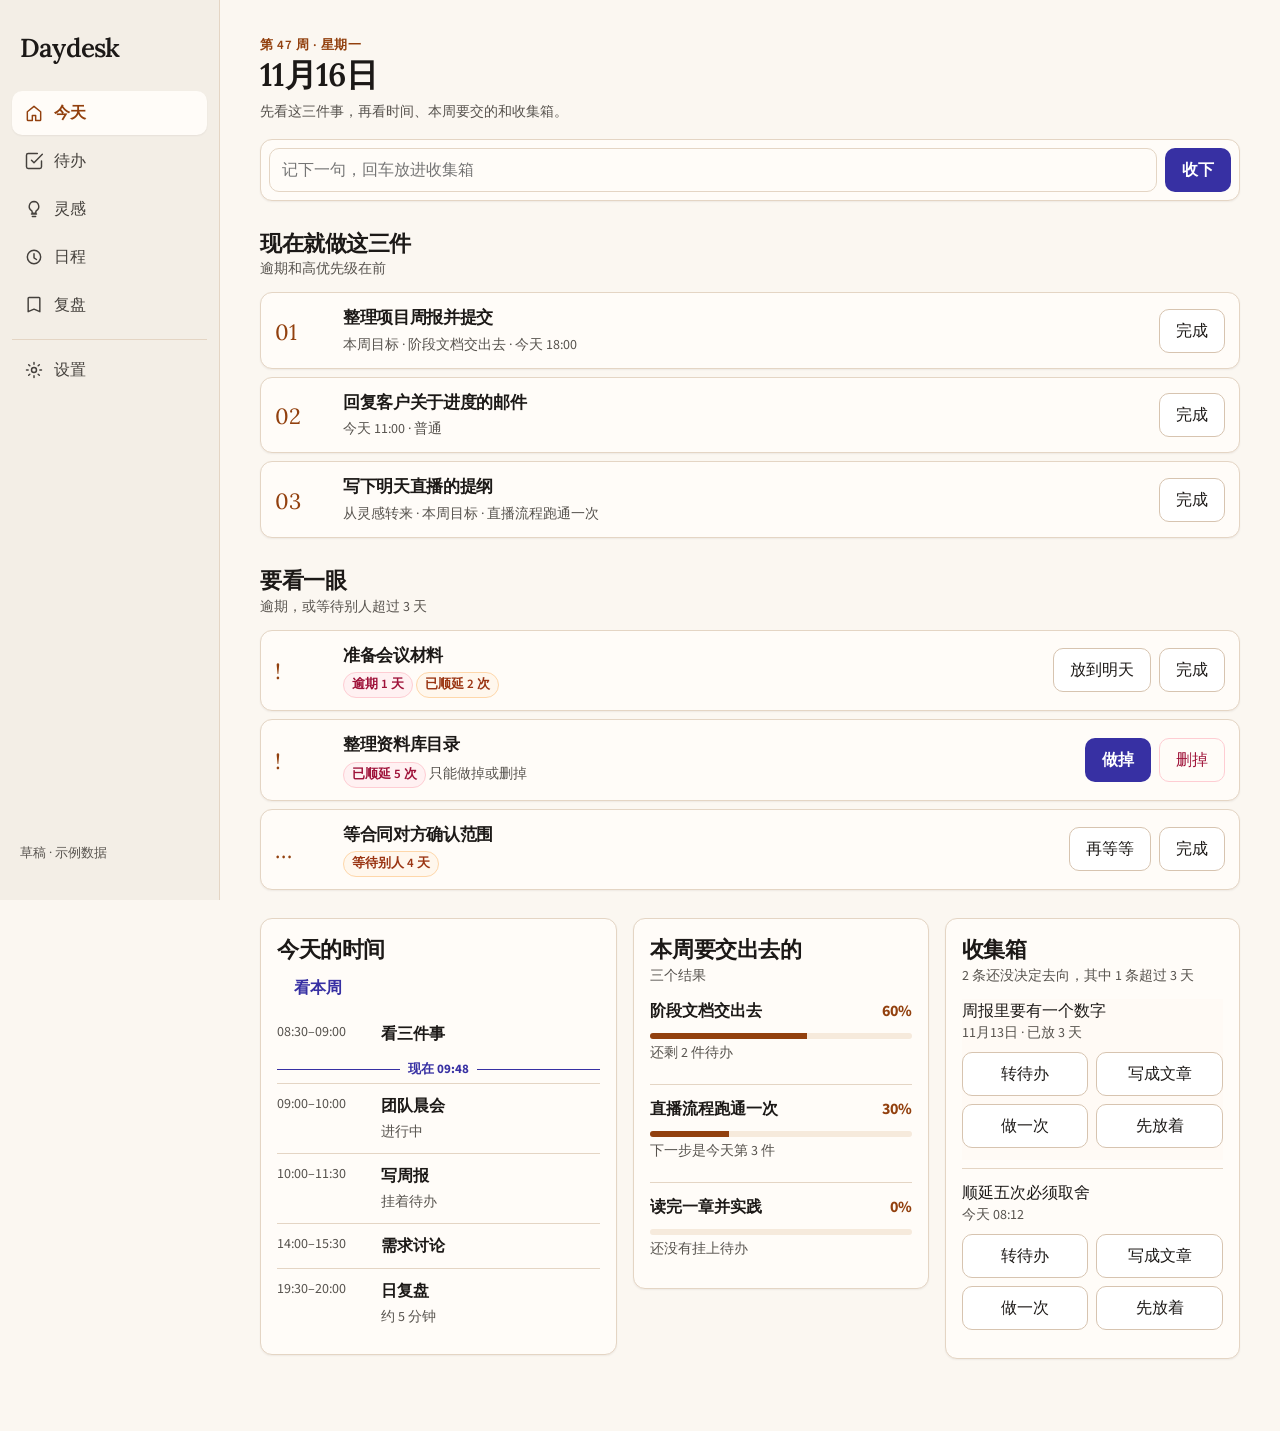
<file: draft/index.html>
<!DOCTYPE html>
<html lang="zh-CN">
<head>
  <meta charset="UTF-8">
  <meta name="viewport" content="width=device-width, initial-scale=1">
  <title>Daydesk</title>
  <script>
    try {
      var savedTheme = localStorage.getItem("daydesk-theme");
      if (savedTheme === "stone" || savedTheme === "ink" || savedTheme === "paper") {
        document.documentElement.setAttribute("data-theme", savedTheme);
      }
    } catch (e) {}
  </script>
  <link rel="preconnect" href="https://fonts.googleapis.com">
  <link rel="preconnect" href="https://fonts.gstatic.com" crossorigin>
  <link href="https://fonts.googleapis.com/css2?family=Lora:wght@500;600;700&family=Source+Sans+3:wght@400;600;700&display=swap" rel="stylesheet">
  <link rel="stylesheet" href="draft.css">
</head>
<body>
  <a class="skip" href="#main">跳到内容</a>
  <div class="app">
    <aside class="sidebar">
      <div class="brand">
        <p class="brand-mark" id="site-name">Daydesk</p>
        <p class="brand-sub" id="site-note" hidden></p>
      </div>
      <ul class="nav-list">
        <li><button class="nav-btn" type="button" data-go="today" aria-current="page"><svg viewBox="0 0 24 24" aria-hidden="true"><path d="M4 10.5 12 4l8 6.5V20a1 1 0 0 1-1 1h-5v-6H10v6H5a1 1 0 0 1-1-1z"/></svg>今天</button></li>
        <li><button class="nav-btn" type="button" data-go="todos"><svg viewBox="0 0 24 24" aria-hidden="true"><path d="M9 11l3 3L22 4"/><path d="M21 12v7a2 2 0 0 1-2 2H5a2 2 0 0 1-2-2V5a2 2 0 0 1 2-2h11"/></svg>待办</button></li>
        <li><button class="nav-btn" type="button" data-go="sparks"><svg viewBox="0 0 24 24" aria-hidden="true"><path d="M9 18h6"/><path d="M10 21h4"/><path d="M12 3a6 6 0 0 0-3 11c.5.4.8 1 .8 1.6V17h4.4v-1.4c0-.6.3-1.2.8-1.6A6 6 0 0 0 12 3z"/></svg>灵感</button></li>
        <li><button class="nav-btn" type="button" data-go="schedule"><svg viewBox="0 0 24 24" aria-hidden="true"><circle cx="12" cy="12" r="8"/><path d="M12 8v5l3 2"/></svg>日程</button></li>
        <li><button class="nav-btn" type="button" data-go="daily"><svg viewBox="0 0 24 24" aria-hidden="true"><path d="M6 3h12a1 1 0 0 1 1 1v16l-7-3-7 3V4a1 1 0 0 1 1-1z"/></svg>复盘</button></li>
        <li class="nav-settings"><button class="nav-btn" type="button" data-go="settings"><svg viewBox="0 0 24 24" aria-hidden="true"><circle cx="12" cy="12" r="3"/><path d="M12 3v2M12 19v2M3 12h2M19 12h2M5.6 5.6l1.4 1.4M17 17l1.4 1.4M18.4 5.6 17 7M7 17l-1.4 1.4"/></svg>设置</button></li>
      </ul>
      <p class="sidebar-foot">草稿 · 示例数据</p>
    </aside>

    <main class="main" id="main">
      <section class="screen is-on" id="today" data-screen="today">
        <header class="day-head">
          <div>
            <p class="kicker">第 47 周 · 星期一</p>
            <h1>11月16日</h1>
            <p class="draft-note">先看这三件事，再看时间、本周要交的和收集箱。</p>
          </div>
        </header>

        <form class="capture" id="capture-form">
          <label for="capture">记下一句灵感</label>
          <input id="capture" name="spark" type="text" maxlength="140" placeholder="记下一句，回车放进收集箱" autocomplete="off">
          <button class="btn btn-primary" type="submit">收下</button>
        </form>

        <section class="section" aria-labelledby="top3-title">
              <div class="section-head">
                <h2 id="top3-title">现在就做这三件</h2>
                <p>逾期和高优先级在前</p>
              </div>
              <div class="stack" id="top3">
                <article class="card task">
                  <div class="task-no">01</div>
                  <div>
                    <h3>整理项目周报并提交</h3>
                    <p class="meta">本周目标 · 阶段文档交出去 · 今天 18:00</p>
                  </div>
                  <div class="task-actions">
                    <button class="btn btn-quiet done-btn" type="button">完成</button>
                  </div>
                </article>
                <article class="card task">
                  <div class="task-no">02</div>
                  <div>
                    <h3>回复客户关于进度的邮件</h3>
                    <p class="meta">今天 11:00 · 普通</p>
                  </div>
                  <div class="task-actions">
                    <button class="btn btn-quiet done-btn" type="button">完成</button>
                  </div>
                </article>
                <article class="card task">
                  <div class="task-no">03</div>
                  <div>
                    <h3>写下明天直播的提纲</h3>
                    <p class="meta">从灵感转来 · 本周目标 · 直播流程跑通一次</p>
                  </div>
                  <div class="task-actions">
                    <button class="btn btn-quiet done-btn" type="button">完成</button>
                  </div>
                </article>
              </div>
        </section>

            <section class="section" aria-labelledby="risk-title">
              <div class="section-head">
                <h2 id="risk-title">要看一眼</h2>
                <p>逾期，或等待别人超过 3 天</p>
              </div>
              <div class="stack">
                <article class="card task">
                  <div class="task-no">!</div>
                  <div>
                    <h3>准备会议材料</h3>
                    <p class="meta"><span class="flag flag-danger">逾期 1 天</span> <span class="flag flag-warn">已顺延 2 次</span></p>
                  </div>
                  <div class="row-actions">
                    <button class="btn btn-quiet postpone" type="button">放到明天</button>
                    <button class="btn btn-quiet done-btn" type="button">完成</button>
                  </div>
                </article>
                <article class="card task">
                  <div class="task-no">!</div>
                  <div>
                    <h3>整理资料库目录</h3>
                    <p class="meta"><span class="flag flag-danger">已顺延 5 次</span> 只能做掉或删掉</p>
                  </div>
                  <div class="row-actions">
                    <button class="btn btn-primary done-btn" type="button">做掉</button>
                    <button class="btn btn-danger" type="button" data-drop>删掉</button>
                  </div>
                </article>
                <article class="card task">
                  <div class="task-no">…</div>
                  <div>
                    <h3>等合同对方确认范围</h3>
                    <p class="meta"><span class="flag flag-warn">等待别人 4 天</span></p>
                  </div>
                  <div class="row-actions">
                    <button class="btn btn-quiet" type="button" data-toast="先保持等待。满 3 天会一直留在这里。">再等等</button>
                    <button class="btn btn-quiet done-btn" type="button">完成</button>
                  </div>
                </article>
              </div>
            </section>

        <div class="board">
          <section class="panel" aria-labelledby="sched-title">
            <div class="section-head">
              <h2 id="sched-title">今天的时间</h2>
              <button class="btn btn-ghost" type="button" data-go="schedule">看本周</button>
            </div>
            <div class="time-list">
              <div class="time-row"><time>08:30–09:00</time><strong>看三件事</strong></div>
              <p class="now-line">现在 09:48</p>
              <div class="time-row"><time>09:00–10:00</time><div><strong>团队晨会</strong><p class="meta">进行中</p></div></div>
              <div class="time-row"><time>10:00–11:30</time><div><strong>写周报</strong><p class="meta">挂着待办</p></div></div>
              <div class="time-row"><time>14:00–15:30</time><strong>需求讨论</strong></div>
              <div class="time-row"><time>19:30–20:00</time><div><strong>日复盘</strong><p class="meta">约 5 分钟</p></div></div>
            </div>
          </section>

          <section class="panel" aria-labelledby="goals-title">
            <div class="section-head">
              <h2 id="goals-title">本周要交出去的</h2>
              <p>三个结果</p>
            </div>
            <div class="stack">
              <article class="goal">
                <div class="goal-top"><strong>阶段文档交出去</strong><span>60%</span></div>
                <div class="bar" role="img" aria-label="阶段文档交出去，完成 60%"><span style="width:60%"></span></div>
                <p class="meta">还剩 2 件待办</p>
              </article>
              <article class="goal">
                <div class="goal-top"><strong>直播流程跑通一次</strong><span>30%</span></div>
                <div class="bar" role="img" aria-label="直播流程跑通一次，完成 30%"><span style="width:30%"></span></div>
                <p class="meta">下一步是今天第 3 件</p>
              </article>
              <article class="goal">
                <div class="goal-top"><strong>读完一章并实践</strong><span>0%</span></div>
                <div class="bar" role="img" aria-label="读完一章并实践，完成 0%"><span style="width:0%"></span></div>
                <p class="meta">还没有挂上待办</p>
              </article>
            </div>
          </section>

          <section class="panel" aria-labelledby="inbox-title">
            <div class="section-head">
              <h2 id="inbox-title">收集箱</h2>
              <p id="inbox-count">2 条未分流，1 条超过 3 天</p>
            </div>
            <ul class="stack" id="inbox">
              <li class="spark aged">
                <p>周报里要有一个数字</p>
                <p class="meta">11月13日 · 已放 3 天</p>
                <div class="spark-actions">
                  <button class="btn btn-quiet" type="button" data-act="todo">转待办</button>
                  <button class="btn btn-quiet" type="button" data-act="write">写成文章</button>
                  <button class="btn btn-quiet" type="button" data-act="try">做一次</button>
                  <button class="btn btn-quiet" type="button" data-act="hold">先放着</button>
                </div>
              </li>
              <li class="spark">
                <p>顺延五次必须取舍</p>
                <p class="meta">今天 08:12</p>
                <div class="spark-actions">
                  <button class="btn btn-quiet" type="button" data-act="todo">转待办</button>
                  <button class="btn btn-quiet" type="button" data-act="write">写成文章</button>
                  <button class="btn btn-quiet" type="button" data-act="try">做一次</button>
                  <button class="btn btn-quiet" type="button" data-act="hold">先放着</button>
                </div>
              </li>
            </ul>
          </section>
        </div>
      </section>

      <section class="screen" id="todos" data-screen="todos" hidden>
        <header class="day-head">
          <div>
            <p class="kicker">承诺</p>
            <h1>待办</h1>
            <p class="draft-note">先看清单。要加一条时，再打开下面的表单。</p>
          </div>
        </header>
        <div class="filters" role="group" aria-label="筛选待办">
          <button class="btn btn-quiet" type="button" aria-pressed="true" data-filter="all">全部</button>
          <button class="btn btn-quiet" type="button" aria-pressed="false" data-filter="today">今天</button>
          <button class="btn btn-quiet" type="button" aria-pressed="false" data-filter="late">逾期</button>
          <button class="btn btn-quiet" type="button" aria-pressed="false" data-filter="wait">等待别人</button>
          <button class="btn btn-quiet" type="button" aria-pressed="false" data-filter="done">已完成</button>
        </div>
        <ul class="stack" id="todo-list" style="list-style:none;margin:0;padding:0">
          <li class="card" data-kind="today"><strong>整理项目周报并提交</strong><p class="meta">今天 18:00 · 阶段文档交出去 · <span class="flag">高</span></p></li>
          <li class="card" data-kind="today"><strong>回复客户关于进度的邮件</strong><p class="meta">今天 11:00</p></li>
          <li class="card" data-kind="late"><strong>准备会议材料</strong><p class="meta"><span class="flag flag-danger">逾期</span> 顺延 2 次</p></li>
          <li class="card" data-kind="wait"><strong>等合同对方确认范围</strong><p class="meta"><span class="flag flag-warn">等待别人</span> 已等 4 天</p></li>
          <li class="card" data-kind="done"><strong>发出上周会议纪要</strong><p class="meta"><span class="flag flag-ok">已完成</span> 今天 09:10</p></li>
        </ul>
        <div class="add-bar">
          <button class="btn btn-primary" type="button" id="add-todo" aria-expanded="false" aria-controls="todo-form">新增待办</button>
        </div>
        <form class="card form-grid cols-2" id="todo-form" hidden>
          <label class="field" style="grid-column:1/-1">标题<span class="req"></span>
            <input name="title" type="text" required placeholder="例如：把周报发给项目组">
          </label>
          <label class="field">挂到本周目标
            <select name="goal">
              <option value="">先不挂</option>
              <option>阶段文档交出去</option>
              <option>直播流程跑通一次</option>
              <option>读完一章并留下一次实践</option>
            </select>
          </label>
          <label class="field">截止日期
            <input name="due" type="date" value="2026-11-16">
          </label>
          <div class="row-actions">
            <button class="btn btn-primary" type="submit">加进清单</button>
            <button class="btn btn-quiet" type="button" id="cancel-todo">取消</button>
          </div>
        </form>
      </section>

      <section class="screen" id="sparks" data-screen="sparks" hidden>
        <header class="day-head">
          <div>
            <p class="kicker">先抓住，再决定</p>
            <h1>灵感</h1>
            <p class="draft-note">一句进来之后，只有四条路：变成待办、写成文章、做一次，或先放着。</p>
          </div>
        </header>
        <div class="stack">
          <section>
            <h2>收集箱</h2>
            <p class="hint">和首页是同一条清单。超过 3 天会在日复盘里再问你。</p>
            <ul class="stack" id="spark-inbox" style="list-style:none;margin:12px 0 0;padding:0"></ul>
          </section>
          <section>
            <h2>培育</h2>
            <p class="hint">先放着。超过 14 天，周五必须再选一次。</p>
            <ul class="stack" id="spark-hold" style="list-style:none;margin:12px 0 0;padding:0">
              <li class="card spark">
                <p>也许该把「等待别人」单独写进周报</p>
                <p class="meta">培育 6 天</p>
              </li>
            </ul>
          </section>
          <section>
            <h2>写作中</h2>
            <ul class="stack" id="spark-write" style="list-style:none;margin:12px 0 0;padding:0">
              <li class="card">
                <strong>一个人怎么把一周写完</strong>
                <p class="meta">构思 · 出发点：周五不要靠回忆写周报</p>
                <button class="btn btn-ghost" type="button" data-open-piece="article">继续写</button>
              </li>
            </ul>
          </section>
          <section>
            <h2>实践中</h2>
            <ul class="stack" id="spark-try" style="list-style:none;margin:12px 0 0;padding:0">
              <li class="card">
                <strong>晨会只讲三件事</strong>
                <p class="meta">最小一步还没做 · 想验证：三件事是否够用</p>
                <button class="btn btn-ghost" type="button" data-open-piece="practice">记下结果</button>
              </li>
            </ul>
          </section>
          <section>
            <h2>本周已落成</h2>
            <ul class="stack" style="list-style:none;margin:12px 0 0;padding:0">
              <li class="card">
                <strong>顺延不是消失</strong>
                <p class="meta"><span class="flag flag-ok">已成文</span> 从一句灵感长出来的短文</p>
              </li>
            </ul>
          </section>
        </div>
      </section>

      <section class="screen" id="schedule" data-screen="schedule" hidden>
        <header class="day-head">
          <div>
            <p class="kicker">第 47 周 · 11月16日到22日</p>
            <h1>日程</h1>
            <p class="draft-note">按一周看每天的大概安排。点选一天，再往下加一块时间。</p>
          </div>
        </header>
        <div class="week" role="list">
          <article class="week-day is-today" role="listitem">
            <button type="button" class="week-pick" data-day="16" aria-pressed="true"><span class="week-wd">周一</span><span class="week-num">16</span><span class="week-tag">今天</span></button>
            <p class="week-summary">晨会 · 写周报 · 需求讨论 · 日复盘</p>
            <ul class="week-detail" id="day-16">
              <li><time>09:00</time><span>团队晨会</span></li>
              <li><time>10:00</time><span>写周报</span></li>
              <li><time>14:00</time><span>需求讨论</span></li>
              <li><time>19:30</time><span>日复盘</span></li>
            </ul>
          </article>
          <article class="week-day" role="listitem">
            <button type="button" class="week-pick" data-day="17" aria-pressed="false"><span class="week-wd">周二</span><span class="week-num">17</span></button>
            <p class="week-summary">直播彩排 · 改提纲</p>
            <ul class="week-detail" id="day-17">
              <li><time>09:30</time><span>直播彩排</span></li>
              <li><time>14:00</time><span>改提纲</span></li>
            </ul>
          </article>
          <article class="week-day" role="listitem">
            <button type="button" class="week-pick" data-day="18" aria-pressed="false"><span class="week-wd">周三</span><span class="week-num">18</span></button>
            <p class="week-summary">客户同步</p>
            <ul class="week-detail" id="day-18"><li><time>10:00</time><span>客户同步</span></li></ul>
          </article>
          <article class="week-day" role="listitem">
            <button type="button" class="week-pick" data-day="19" aria-pressed="false"><span class="week-wd">周四</span><span class="week-num">19</span></button>
            <p class="week-summary">资料归档</p>
            <ul class="week-detail" id="day-19"><li><time>15:00</time><span>资料归档</span></li></ul>
          </article>
          <article class="week-day" role="listitem">
            <button type="button" class="week-pick" data-day="20" aria-pressed="false"><span class="week-wd">周五</span><span class="week-num">20</span></button>
            <p class="week-summary">周复盘</p>
            <ul class="week-detail" id="day-20"><li><time>16:00</time><span>周复盘</span></li></ul>
          </article>
          <article class="week-day" role="listitem">
            <button type="button" class="week-pick" data-day="21" aria-pressed="false"><span class="week-wd">周六</span><span class="week-num">21</span></button>
            <p class="week-summary">没有安排</p>
            <ul class="week-detail" id="day-21"></ul>
          </article>
          <article class="week-day" role="listitem">
            <button type="button" class="week-pick" data-day="22" aria-pressed="false"><span class="week-wd">周日</span><span class="week-num">22</span></button>
            <p class="week-summary">没有安排</p>
            <ul class="week-detail" id="day-22"></ul>
          </article>
        </div>
        <form class="card form-grid cols-2" id="block-form">
          <label class="field">开始
            <input name="start" type="time" required value="16:00">
          </label>
          <label class="field">结束
            <input name="end" type="time" required value="17:00">
          </label>
          <label class="field" style="grid-column:1/-1">这块时间做什么<span class="req"></span>
            <input name="title" type="text" required placeholder="例如：整理会议材料">
          </label>
          <label class="field" style="grid-column:1/-1">挂一条待办
            <select name="todo">
              <option value="">不挂</option>
              <option>准备会议材料</option>
              <option>整理项目周报并提交</option>
            </select>
          </label>
          <div><button class="btn btn-primary" type="submit" id="block-submit">加到周一</button></div>
        </form>
      </section>

      <section class="screen" id="daily" data-screen="daily" hidden>
        <header class="day-head">
          <div>
            <p class="kicker">晚上 · 大约 5 分钟</p>
            <h1>日复盘</h1>
            <p class="draft-note">完成了什么是从今天勾过的待办带出来的。你补的是判断，不是再记一遍。</p>
          </div>
          <button class="btn btn-ghost" type="button" data-go="weekly">去看周复盘</button>
        </header>

        <ol class="steps">
          <li>
            <span class="step-no">1</span>
            <div>
              <h2>今天完成的</h2>
              <ul class="prefill">
                <li>发出上周会议纪要，推进了「阶段文档交出去」</li>
              </ul>
              <p class="hint">正式版会把你今天勾掉的待办填在这里。</p>
            </div>
          </li>
          <li>
            <span class="step-no">2</span>
            <div>
              <h2>没做完的，怎么处理</h2>
              <strong>准备会议材料</strong>
              <p class="meta">逾期 · 已顺延 2 次</p>
              <div class="choice" role="group" aria-label="准备会议材料怎么处理">
                <button class="btn btn-quiet" type="button" aria-pressed="true">明天</button>
                <button class="btn btn-quiet" type="button" aria-pressed="false">改期</button>
                <button class="btn btn-quiet" type="button" aria-pressed="false">放弃</button>
              </div>
            </div>
          </li>
          <li>
            <span class="step-no">3</span>
            <form class="form-grid" id="daily-form">
              <h2>一个卡点</h2>
              <label class="field">今天卡在哪里
                <textarea name="block" placeholder="一句话就够"></textarea>
              </label>
              <h2>明天最多三件</h2>
              <label class="field">第 1 件
                <input type="text" value="整理项目周报并提交">
              </label>
              <label class="field">第 2 件
                <input type="text" placeholder="可以空着">
              </label>
              <label class="field">第 3 件
                <input type="text" placeholder="可以空着">
              </label>
              <button class="btn btn-primary" type="submit">保存今天的复盘</button>
            </form>
          </li>
          <li>
            <span class="step-no">4</span>
            <div>
              <h2>还没分流的灵感</h2>
              <p>周报里要有一个数字</p>
              <p class="meta">已放 3 天。今天选一个去向，或先放着。</p>
            </div>
          </li>
        </ol>
      </section>

      <section class="screen" id="weekly" data-screen="weekly" hidden>
        <header class="day-head">
          <div>
            <p class="kicker">星期五 · 大约 25 分钟</p>
            <h1>周复盘</h1>
            <p class="draft-note">四段文字从这一周的记录里长出来。确认之后，写成下周的目标。</p>
          </div>
          <button class="btn btn-ghost" type="button" data-go="daily">回到日复盘</button>
        </header>

        <ol class="steps">
          <li>
            <span class="step-no">1</span>
            <div>
              <h2>本周完成</h2>
              <ul class="prefill">
                <li>发出上周会议纪要</li>
                <li>已成文：顺延不是消失</li>
              </ul>
            </div>
          </li>
          <li>
            <span class="step-no">2</span>
            <div>
              <h2>目标差距</h2>
              <ul class="prefill">
                <li>阶段文档交出去，现在 60%，还差提交</li>
                <li>直播流程跑通一次，提纲还没写</li>
                <li>读完一章并实践，仍是 0%</li>
              </ul>
            </div>
          </li>
          <li>
            <span class="step-no">3</span>
            <div>
              <h2>问题</h2>
              <p class="meta">日复盘里重复出现的卡点会聚在这里。这周的示例还只有一天。</p>
            </div>
          </li>
          <li>
            <span class="step-no">4</span>
            <div>
              <h2>培育超过 14 天</h2>
              <p class="hint">这周没有。有的话，同样要选一个去向。</p>
            </div>
          </li>
          <li>
            <span class="step-no">5</span>
            <form class="form-grid" id="weekly-form">
              <h2>下周三个目标</h2>
              <label class="field">目标 1
                <input type="text" value="把阶段文档交出去">
              </label>
              <label class="field">目标 2
                <input type="text" value="直播按提纲完整走一遍">
              </label>
              <label class="field">目标 3
                <input type="text" placeholder="可以空着">
              </label>
              <div class="row-actions">
                <button class="btn btn-primary" type="submit">确认并写入下周</button>
                <button class="btn btn-quiet" type="button" id="copy-report">复制周报</button>
              </div>
            </form>
          </li>
        </ol>
      </section>

      <section class="screen" id="settings" data-screen="settings" hidden>
        <header class="day-head">
          <div>
            <p class="kicker">这一份工作台</p>
            <h1>设置</h1>
            <p class="draft-note">标题和备注都出现在左上角。备注留空就不显示。</p>
          </div>
        </header>
        <form class="card form-grid" id="name-form">
          <label class="field">标题
            <input id="site-name-input" name="name" type="text" maxlength="24" required value="Daydesk" autocomplete="off">
          </label>
          <label class="field">备注
            <input id="site-note-input" name="note" type="text" maxlength="32" value="" placeholder="留空则不显示" autocomplete="off">
          </label>
          <div><button class="btn btn-primary" type="submit">保存</button></div>
        </form>
        <section class="section" aria-labelledby="theme-title">
          <div class="section-head">
            <h2 id="theme-title">配色</h2>
            <p>三套只换颜色，版式相同</p>
          </div>
          <div class="theme-bar" role="group" aria-label="配色">
            <button type="button" data-theme-pick="paper" aria-pressed="true"><span class="swatch swatch-paper" aria-hidden="true"></span>纸本</button>
            <button type="button" data-theme-pick="stone"><span class="swatch swatch-stone" aria-hidden="true"></span>青石</button>
            <button type="button" data-theme-pick="ink"><span class="swatch swatch-ink" aria-hidden="true"></span>墨蓝</button>
          </div>
        </section>
      </section>
    </main>

    <nav class="bottom-nav" aria-label="主要">
      <button type="button" data-go="today" aria-current="page"><svg viewBox="0 0 24 24" aria-hidden="true"><path d="M4 10.5 12 4l8 6.5V20a1 1 0 0 1-1 1h-5v-6H10v6H5a1 1 0 0 1-1-1z"/></svg>今天</button>
      <button type="button" data-go="todos"><svg viewBox="0 0 24 24" aria-hidden="true"><path d="M9 11l3 3L22 4"/><path d="M21 12v7a2 2 0 0 1-2 2H5a2 2 0 0 1-2-2V5a2 2 0 0 1 2-2h11"/></svg>待办</button>
      <button type="button" data-go="sparks"><svg viewBox="0 0 24 24" aria-hidden="true"><path d="M9 18h6"/><path d="M10 21h4"/><path d="M12 3a6 6 0 0 0-3 11c.5.4.8 1 .8 1.6V17h4.4v-1.4c0-.6.3-1.2.8-1.6A6 6 0 0 0 12 3z"/></svg>灵感</button>
      <button type="button" data-go="schedule"><svg viewBox="0 0 24 24" aria-hidden="true"><circle cx="12" cy="12" r="8"/><path d="M12 8v5l3 2"/></svg>日程</button>
      <button type="button" data-go="daily"><svg viewBox="0 0 24 24" aria-hidden="true"><path d="M6 3h12a1 1 0 0 1 1 1v16l-7-3-7 3V4a1 1 0 0 1 1-1z"/></svg>复盘</button>
      <button type="button" data-go="settings"><svg viewBox="0 0 24 24" aria-hidden="true"><circle cx="12" cy="12" r="3"/><path d="M12 3v2M12 19v2M3 12h2M19 12h2M5.6 5.6l1.4 1.4M17 17l1.4 1.4M18.4 5.6 17 7M7 17l-1.4 1.4"/></svg>设置</button>
    </nav>
  </div>

  <dialog id="piece">
    <div class="sheet">
      <div class="sheet-head">
        <div>
          <p class="kicker" id="piece-kicker">写成文章</p>
          <h2 class="piece-title" id="piece-title">从这句开始</h2>
        </div>
        <button class="btn btn-quiet" type="button" id="piece-close">关闭</button>
      </div>
      <form id="piece-form" class="form-grid"></form>
    </div>
  </dialog>

  <p class="toast" id="toast" role="status" aria-live="polite"></p>
  <script src="draft.js"></script>
</body>
</html>
</file>
<file: draft/draft.css>
:root {
  --bg: #fbf7f1;
  --bg-nav: #f3eee6;
  --surface: #fffcf8;
  --ink: #1c1917;
  --ink-soft: #44403c;
  --muted: #57534e;
  --line: #e4d5c4;
  --brand: #92400e;
  --brand-soft: #f6eadc;
  --accent: #3730a3;
  --accent-soft: #eef2ff;
  --danger: #9f1239;
  --danger-soft: #fff1f2;
  --ok: #166534;
  --ok-soft: #f0fdf4;
  --warn: #9a3412;
  --warn-soft: #fff7ed;
  --radius: 12px;
  --shadow: 0 1px 2px rgba(28, 25, 23, 0.06);
  --font-serif: "Lora", "Songti SC", "Noto Serif SC", serif;
  --font-sans: "Source Sans 3", "PingFang SC", "Noto Sans SC", sans-serif;
  --nav-w: 220px;
  --bottom-nav: 72px;
  --space: 8px;
}

html[data-theme="stone"] {
  --bg: #f3faf8;
  --bg-nav: #e7f3f0;
  --surface: #fffcf8;
  --ink: #134e4a;
  --ink-soft: #1f5f59;
  --muted: #3f6f6a;
  --line: #c9e4de;
  --brand: #0f766e;
  --brand-soft: #d5f3ec;
  --accent: #115e59;
  --accent-soft: #e6f6f3;
  --ring: #0f766e;
}

html[data-theme="ink"] {
  --bg: #f6f8fb;
  --bg-nav: #e8eef6;
  --surface: #ffffff;
  --ink: #0f172a;
  --ink-soft: #1e293b;
  --muted: #475569;
  --line: #d5e0ee;
  --brand: #1e3a5f;
  --brand-soft: #e4eaf3;
  --accent: #1d4ed8;
  --accent-soft: #e8efff;
  --ring: #1d4ed8;
}

*,
*::before,
*::after { box-sizing: border-box; }

html { scroll-behavior: smooth; }

body {
  margin: 0;
  background: var(--bg);
  color: var(--ink);
  font-family: var(--font-sans);
  font-size: 16px;
  line-height: 1.5;
  min-height: 100dvh;
}

button,
input,
select,
textarea { font: inherit; color: inherit; }

button { cursor: pointer; }

:focus-visible {
  outline: 2px solid var(--brand);
  outline-offset: 2px;
}

.skip {
  position: absolute;
  left: 16px;
  top: -40px;
  background: var(--ink);
  color: white;
  padding: 8px 12px;
  z-index: 20;
}

.skip:focus { top: 12px; }

.app {
  min-height: 100dvh;
}

.sidebar {
  display: none;
}

.brand {
  padding: 28px 20px 16px;
}

.brand-mark {
  font-family: var(--font-serif);
  font-size: 26px;
  font-weight: 600;
  letter-spacing: -0.03em;
  margin: 0;
}

.brand-sub {
  margin: 4px 0 0;
  color: var(--muted);
  font-size: 14px;
}

.nav-list {
  list-style: none;
  margin: 8px 12px;
  padding: 0;
  display: flex;
  flex-direction: column;
  gap: 4px;
}

.nav-btn,
.bottom-nav button {
  display: flex;
  align-items: center;
  gap: 10px;
  width: 100%;
  min-height: 44px;
  border: 0;
  background: transparent;
  border-radius: 10px;
  color: var(--ink-soft);
  text-align: left;
  padding: 8px 12px;
}

.nav-btn[aria-current="page"],
.bottom-nav button[aria-current="page"] {
  background: var(--surface);
  color: var(--brand);
  box-shadow: var(--shadow);
  font-weight: 600;
}

.nav-btn svg,
.bottom-nav svg {
  width: 20px;
  height: 20px;
  flex: none;
  stroke: currentColor;
  fill: none;
  stroke-width: 1.75;
  stroke-linecap: round;
  stroke-linejoin: round;
}

.nav-settings {
  margin-top: 8px;
  padding-top: 8px;
  border-top: 1px solid var(--line);
}

.add-bar { margin-top: 16px; }

.sidebar-foot {
  margin-top: auto;
  padding: 16px 20px 24px;
  color: var(--muted);
  font-size: 13px;
}

.main {
  margin-left: 0;
  padding: 20px 16px calc(var(--bottom-nav) + 24px);
  max-width: none;
}

.screen { display: none; }
.screen.is-on { display: block; }

.day-head {
  display: flex;
  justify-content: space-between;
  align-items: flex-end;
  gap: 16px;
  margin-bottom: 16px;
}

.kicker {
  margin: 0;
  color: var(--brand);
  font-size: 13px;
  font-weight: 600;
  letter-spacing: 0.04em;
}

h1, h2, h3, .piece-title {
  font-family: var(--font-serif);
  font-weight: 600;
  letter-spacing: -0.02em;
  margin: 0;
  text-wrap: balance;
}

h1 { font-size: 32px; line-height: 1.2; }
h2 { font-size: 22px; line-height: 1.3; }

.draft-note {
  margin: 8px 0 0;
  color: var(--muted);
  font-size: 14px;
  max-width: 62ch;
}

.capture {
  display: flex;
  gap: 8px;
  background: var(--surface);
  border: 1px solid var(--line);
  border-radius: var(--radius);
  padding: 8px;
  box-shadow: var(--shadow);
  margin-bottom: 28px;
}

.capture label {
  position: absolute;
  width: 1px;
  height: 1px;
  overflow: hidden;
  clip: rect(0 0 0 0);
}

.capture input {
  flex: 1;
  min-height: 44px;
  border: 0;
  background: transparent;
  padding: 0 8px;
}

.capture input:focus { outline: none; }
.capture:focus-within { outline: 2px solid var(--brand); outline-offset: 2px; }

.btn {
  min-height: 44px;
  padding: 0 16px;
  border-radius: 10px;
  border: 1px solid transparent;
  background: transparent;
  color: var(--ink);
}

.btn-primary {
  background: var(--accent);
  color: white;
  font-weight: 600;
}

.btn-primary:hover { background: #312e81; }
.btn-ghost { color: var(--accent); font-weight: 600; }
.btn-ghost:hover { background: var(--accent-soft); }
.btn-quiet {
  color: var(--ink);
  border-color: #d7c4b0;
  background: #fff;
}
.btn-quiet:hover { background: var(--brand-soft); }
.btn-danger {
  color: var(--danger);
  border-color: #fecdd3;
}
.btn-danger:hover { background: var(--danger-soft); }

.btn:active { transform: scale(0.98); }

.section { margin-bottom: 28px; }

.section-head {
  display: flex;
  flex-direction: column;
  align-items: flex-start;
  gap: 2px;
  margin-bottom: 12px;
}

.section-head p,
.hint { margin: 0; color: var(--muted); font-size: 14px; }

.stack { display: flex; flex-direction: column; gap: 8px; }

.card {
  background: var(--surface);
  border: 1px solid var(--line);
  border-radius: var(--radius);
  box-shadow: var(--shadow);
  padding: 12px 14px;
}

.task {
  display: grid;
  grid-template-columns: 48px 1fr;
  gap: 8px 12px;
  align-items: start;
}

.task-no {
  font-family: var(--font-serif);
  font-size: 22px;
  color: var(--brand);
  line-height: 1.2;
  padding-top: 2px;
}

.task h3 { margin: 0; font-size: 17px; font-weight: 600; }
.task.is-done h3 { color: var(--muted); text-decoration: line-through; }
.meta { margin: 4px 0 0; color: var(--muted); font-size: 14px; }
.task-actions, .row-actions, .spark-actions {
  display: flex;
  flex-wrap: wrap;
  gap: 8px;
  grid-column: 2;
}

.check {
  display: inline-flex;
  align-items: center;
  gap: 8px;
  min-height: 44px;
  font-weight: 600;
}

.flag {
  display: inline-flex;
  align-items: center;
  min-height: 26px;
  padding: 0 8px;
  border-radius: 999px;
  font-size: 13px;
  font-weight: 600;
  border: 1px solid var(--line);
  background: var(--bg);
}

.flag-danger { color: var(--danger); background: var(--danger-soft); border-color: #fecdd3; }
.flag-warn { color: var(--warn); background: var(--warn-soft); border-color: #fed7aa; }
.flag-ok { color: var(--ok); background: var(--ok-soft); border-color: #bbf7d0; }

.split { display: flex; flex-direction: column; gap: 28px; }

.time-row {
  display: grid;
  grid-template-columns: 92px 1fr;
  gap: 12px;
  padding: 10px 0;
  border-top: 1px solid var(--line);
}

.time-row:first-child { border-top: 0; padding-top: 0; }
.time-row time { color: var(--muted); font-variant-numeric: tabular-nums; font-size: 14px; }
.time-row strong { display: block; font-weight: 600; }
.now-line {
  display: flex;
  align-items: center;
  gap: 8px;
  color: var(--accent);
  font-size: 13px;
  font-weight: 700;
  margin: 4px 0;
}
.now-line::before, .now-line::after {
  content: "";
  height: 1px;
  background: var(--accent);
  flex: 1;
}

.goal { padding: 14px; }
.goal-top { display: flex; justify-content: space-between; gap: 12px; }
.bar {
  margin-top: 10px;
  height: 6px;
  background: var(--brand-soft);
  border-radius: 99px;
  overflow: hidden;
}
.bar span {
  display: block;
  height: 100%;
  background: var(--brand);
  transform-origin: left center;
}

.spark p { margin: 0; }
.spark-actions { margin-top: 8px; }
.spark-actions .btn { padding: 0 12px; }

.aged {
  border-color: #fed7aa;
  background: #fffaf5;
}

.filters { display: flex; flex-wrap: wrap; gap: 8px; margin-bottom: 16px; }
.filters button[aria-pressed="true"] {
  background: var(--ink);
  color: white;
}

.form-grid {
  display: grid;
  gap: 12px;
  margin-bottom: 20px;
}

label.field { display: flex; flex-direction: column; gap: 6px; font-size: 14px; font-weight: 600; }
label.field span.req::after { content: " *"; color: var(--danger); }

input[type="text"],
input[type="time"],
input[type="date"],
select,
textarea {
  min-height: 44px;
  border: 1px solid var(--line);
  background: var(--surface);
  border-radius: 10px;
  padding: 8px 12px;
  width: 100%;
}

textarea { min-height: 96px; resize: vertical; }

.choice {
  display: flex;
  flex-wrap: wrap;
  gap: 8px;
}

.choice button[aria-pressed="true"] {
  background: var(--accent-soft);
  color: var(--accent);
  font-weight: 700;
}

.review-block {
  margin-bottom: 20px;
}
.review-block h2 { margin-bottom: 8px; }
.prefill {
  margin: 0;
  padding-left: 18px;
}
.prefill li { margin: 4px 0; }

.bottom-nav {
  position: fixed;
  left: 0;
  right: 0;
  bottom: 0;
  display: grid;
  grid-template-columns: repeat(6, 1fr);
  background: var(--bg-nav);
  border-top: 1px solid var(--line);
  padding: 6px 4px calc(6px + env(safe-area-inset-bottom));
  z-index: 10;
}

.bottom-nav button {
  flex-direction: column;
  gap: 2px;
  justify-content: center;
  font-size: 12px;
  padding: 4px 2px;
  min-height: 52px;
}

.toast {
  position: fixed;
  left: 50%;
  bottom: calc(var(--bottom-nav) + 12px);
  transform: translateX(-50%);
  background: var(--ink);
  color: white;
  padding: 12px 16px;
  border-radius: 10px;
  max-width: min(420px, calc(100% - 32px));
  z-index: 30;
  opacity: 0;
  pointer-events: none;
}

.toast.is-on { opacity: 1; }

dialog {
  border: 0;
  padding: 0;
  background: transparent;
  width: min(560px, calc(100% - 32px));
}

dialog::backdrop { background: rgba(28, 25, 23, 0.5); }

.sheet {
  background: var(--surface);
  border-radius: 16px;
  padding: 20px;
  border: 1px solid var(--line);
}

.sheet-head {
  display: flex;
  justify-content: space-between;
  align-items: flex-start;
  gap: 12px;
  margin-bottom: 16px;
}

@media (min-width: 800px) {
  .main { padding: 32px 32px calc(var(--bottom-nav) + 28px); }
  .split { display: grid; grid-template-columns: 1.15fr 0.85fr; gap: 28px; align-items: start; }
  .form-grid.cols-2 { grid-template-columns: 1fr 1fr; }
  .task { grid-template-columns: 56px 1fr auto; align-items: center; }
  .task-actions, .row-actions { grid-column: auto; }
}

@media (min-width: 1200px) {
  .sidebar {
    display: flex;
    flex-direction: column;
    position: fixed;
    inset: 0 auto 0 0;
    width: var(--nav-w);
    background: var(--bg-nav);
    border-right: 1px solid var(--line);
    z-index: 10;
  }
  .bottom-nav { display: none; }
  .main {
    margin-left: var(--nav-w);
    padding: 36px 40px 64px;
  }
  .toast {
    left: calc(50% + var(--nav-w) / 2);
    bottom: 24px;
  }
  .desk .split {
    display: flex;
    flex-direction: column;
    gap: 28px;
  }
  .desk {
    display: grid;
    grid-template-columns: minmax(0, 1.4fr) minmax(280px, 0.8fr);
    gap: 32px;
    align-items: start;
  }
}

.board {
  display: grid;
  gap: 16px;
  margin-bottom: 8px;
}

.panel {
  background: var(--surface);
  border: 1px solid var(--line);
  border-radius: var(--radius);
  box-shadow: var(--shadow);
  padding: 16px;
  min-width: 0;
}

.panel ul { list-style: none; margin: 0; padding: 0; }

.panel .spark,
.panel .goal {
  padding: 12px 0;
  border-top: 1px solid var(--line);
}

.panel .spark:first-child,
.panel .goal:first-child {
  border-top: 0;
  padding-top: 0;
}

.panel .spark-actions {
  display: grid;
  grid-template-columns: 1fr 1fr;
  gap: 8px;
}

.goal-top span {
  font-variant-numeric: tabular-nums;
  flex: none;
  color: var(--brand);
  font-weight: 700;
}

.theme-bar {
  display: flex;
  flex-wrap: wrap;
  align-items: center;
  gap: 8px;
  margin-bottom: 20px;
}

.theme-label {
  color: var(--muted);
  font-size: 14px;
  font-weight: 600;
}

.theme-bar button {
  display: inline-flex;
  align-items: center;
  gap: 8px;
  min-height: 44px;
  padding: 0 14px;
  border-radius: 999px;
  border: 1px solid var(--line);
  background: var(--surface);
}

.theme-bar button[aria-pressed="true"] {
  border-color: var(--brand);
  box-shadow: inset 0 0 0 1px var(--brand);
  font-weight: 700;
}

.swatch {
  width: 16px;
  height: 16px;
  border-radius: 50%;
  border: 1px solid rgba(28, 25, 23, 0.25);
}

.swatch-paper { background: linear-gradient(135deg, #92400e 52%, #fbf7f1 52%); }
.swatch-stone { background: linear-gradient(135deg, #0f766e 52%, #f3faf8 52%); }
.swatch-ink { background: linear-gradient(135deg, #1d4ed8 52%, #f6f8fb 52%); }

.week {
  display: flex;
  flex-direction: column;
  gap: 8px;
  margin-bottom: 20px;
}

.week-day {
  display: grid;
  grid-template-columns: 92px minmax(0, 1fr);
  gap: 4px 12px;
  align-items: center;
  padding: 8px 12px;
  border: 1px solid var(--line);
  border-radius: var(--radius);
  background: var(--surface);
}

.week-day:has(.week-pick[aria-pressed="true"]) {
  border-color: var(--brand);
  box-shadow: inset 0 0 0 1px var(--brand);
}

.week-pick {
  display: flex;
  flex-direction: column;
  align-items: flex-start;
  justify-content: center;
  min-height: 52px;
  border: 0;
  background: transparent;
  border-radius: 8px;
  padding: 4px 6px;
}

.week-pick[aria-pressed="true"] { background: var(--brand-soft); color: var(--brand); }
.week-wd { font-size: 13px; font-weight: 700; }
.week-num { font-family: var(--font-serif); font-size: 22px; line-height: 1.1; }
.week-tag { font-size: 12px; font-weight: 700; }
.week-summary { margin: 0; }
.week-detail { display: none; list-style: none; margin: 0; padding: 0; }
.week-detail li { margin-top: 10px; }
.week-detail time {
  display: block;
  color: var(--muted);
  font-size: 12px;
  font-variant-numeric: tabular-nums;
}

.steps {
  list-style: none;
  margin: 0;
  padding: 0;
  display: flex;
  flex-direction: column;
  gap: 12px;
}

.steps > li {
  display: grid;
  grid-template-columns: 40px minmax(0, 1fr);
  gap: 12px;
  align-items: start;
  background: var(--surface);
  border: 1px solid var(--line);
  border-radius: var(--radius);
  padding: 16px;
}

.step-no {
  width: 40px;
  height: 40px;
  display: grid;
  place-items: center;
  border-radius: 50%;
  background: var(--brand-soft);
  color: var(--brand);
  font-family: var(--font-serif);
  font-weight: 600;
}

.steps h2 { font-size: 20px; margin-bottom: 8px; }
.steps .form-grid { margin: 0; }

@media (min-width: 1100px) {
  .board { grid-template-columns: 1.15fr 0.95fr 0.95fr; align-items: start; }
  .week {
    display: grid;
    grid-template-columns: repeat(7, minmax(0, 1fr));
    align-items: stretch;
  }
  .week-day {
    display: flex;
    flex-direction: column;
    align-items: stretch;
    min-height: 280px;
    padding: 10px;
  }
  .week-summary { display: none; }
  .week-detail { display: block; }
  .week-pick { width: 100%; }
}

@media (prefers-reduced-motion: reduce) {
  *, *::before, *::after {
    transition: none !important;
    animation: none !important;
  }
  html { scroll-behavior: auto; }
}
</file>
